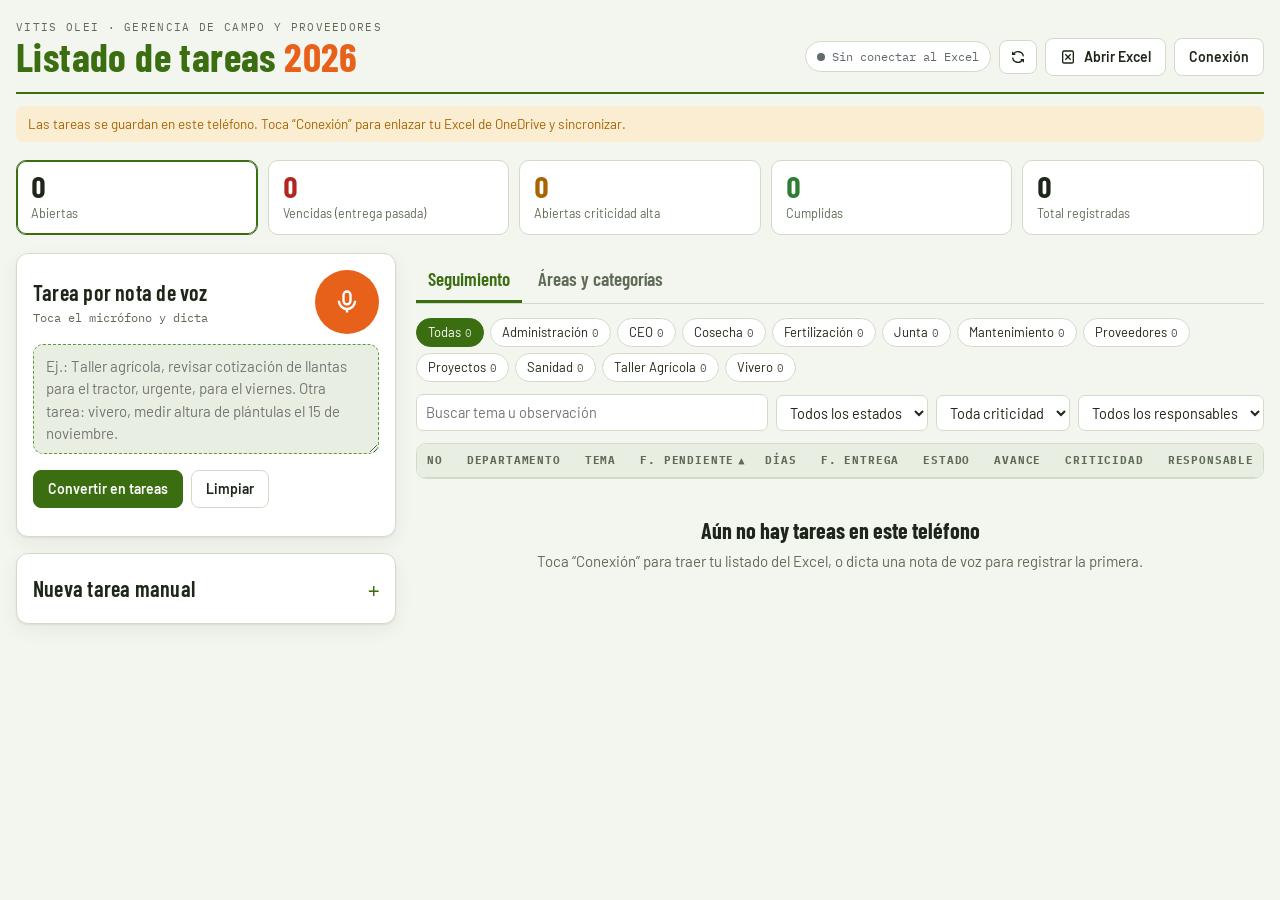
<file: tareas/index.html>
<!doctype html>
<html lang="es">
<head>
<meta charset="utf-8">
<meta name="viewport" content="width=device-width,initial-scale=1,viewport-fit=cover">
<title>Tareas Gerencia Vitis Olei</title>
<meta name="theme-color" content="#3B6D11">
<meta name="description" content="Listado de tareas de la Gerencia de campo y proveedores – funciona sin conexión y sincroniza con Excel.">
<link rel="manifest" href="manifest.webmanifest">
<link rel="icon" href="icons/icon-192.png">
<link rel="apple-touch-icon" href="icons/apple-touch-icon.png">
<meta name="apple-mobile-web-app-capable" content="yes">
<meta name="mobile-web-app-capable" content="yes">
<meta name="apple-mobile-web-app-title" content="Tareas VO">
<link rel="stylesheet" href="https://fonts.googleapis.com/css2?family=Barlow+Condensed:wght@500;600;700&family=Barlow:wght@400;500;600&family=IBM+Plex+Mono:wght@400;500&display=swap">
<link rel="stylesheet" href="app.css">
</head>
<body>
<div class="wrap">
  <header class="top">
    <div>
      <div class="eyebrow">Vitis Olei · Gerencia de campo y proveedores</div>
      <h1>Listado de tareas <span>2026</span></h1>
    </div>
    <div class="top-actions">
      <span class="sync off" id="sync" role="status" aria-live="polite">Cargando…</span>
      <button class="btn icon" id="btnSync" type="button" aria-label="Sincronizar ahora" title="Sincronizar ahora">
        <svg viewBox="0 0 24 24" fill="none" stroke="currentColor" stroke-width="2"><path d="M20 11a8 8 0 00-14.9-3M4 4v4h4M4 13a8 8 0 0014.9 3M20 20v-4h-4"/></svg>
      </button>
      <button class="btn" id="btnExcel" type="button">
        <svg viewBox="0 0 24 24" fill="none" stroke="currentColor" stroke-width="2"><rect x="4" y="3" width="16" height="18" rx="2"/><path d="M8 8l8 8M16 8l-8 8"/></svg>
        Abrir Excel
      </button>
      <button class="btn" id="btnCfg" type="button">Conexión</button>
    </div>
  </header>
  <div id="banner" class="banner" hidden></div>

  <div class="kpis" id="kpis"></div>

  <div class="grid">
    <aside class="side">
      <section class="panel" aria-labelledby="hVoz">
        <div class="voice-head">
          <div>
            <h2 id="hVoz">Tarea por nota de voz</h2>
            <div class="status-line" id="vozStatus">Toca el micrófono y dicta</div>
          </div>
          <button class="mic" id="btnMic" type="button" aria-label="Grabar nota de voz">
            <svg viewBox="0 0 24 24" fill="none" stroke="currentColor" stroke-width="2"><rect x="9" y="3" width="6" height="11" rx="3"/><path d="M5 11a7 7 0 0014 0M12 18v3"/></svg>
          </button>
        </div>
        <textarea id="dictado" placeholder="Ej.: Taller agrícola, revisar cotización de llantas para el tractor, urgente, para el viernes. Otra tarea: vivero, medir altura de plántulas el 15 de noviembre."></textarea>
        <p class="hint" id="micHint" hidden></p>
        <div class="row" style="margin-top:10px">
          <button class="btn primary" id="btnParse" type="button">Convertir en tareas</button>
          <button class="btn ghost" id="btnClearVoz" type="button">Limpiar</button>
        </div>
        <div class="drafts" id="drafts"></div>
      </section>

      <section class="panel">
        <details class="newtask" id="newDetails">
          <summary><h2>Nueva tarea manual</h2></summary>
          <form id="newForm" class="fgrid" autocomplete="off"></form>
        </details>
      </section>
    </aside>

    <main>
      <div class="tabs" role="tablist">
        <button class="tab" role="tab" id="tabTareas" aria-selected="true" type="button">Seguimiento</button>
        <button class="tab" role="tab" id="tabCats" aria-selected="false" type="button">Áreas y categorías</button>
      </div>

      <section id="viewTareas">
        <div class="chips" id="depChips"></div>
        <div class="filters">
          <input class="in" id="fTexto" type="search" placeholder="Buscar tema u observación">
          <select class="in" id="fEstado"></select>
          <select class="in" id="fCrit"></select>
          <select class="in" id="fResp"></select>
        </div>
        <div class="tbl-wrap">
          <table>
            <thead><tr>
              <th data-sort="no">No</th><th data-sort="departamento">Departamento</th><th data-sort="tema">Tema</th>
              <th data-sort="fechaPendiente">F. pendiente</th><th data-sort="dias">Días</th><th data-sort="fechaEntrega">F. entrega</th>
              <th data-sort="estado">Estado</th><th data-sort="avance">Avance</th><th data-sort="criticidad">Criticidad</th><th data-sort="responsable">Responsable</th>
            </tr></thead>
            <tbody id="tbody"></tbody>
          </table>
        </div>
        <div class="empty" id="empty" hidden></div>
      </section>

      <section id="viewCats" hidden>
        <p class="hint" style="margin:0 0 14px">Estas listas vienen de la hoja <b>Categorias</b> de tu Excel. Para agregar un departamento o un responsable, agrégalo en la tabla correspondiente del Excel; la app lo toma en la siguiente sincronización.</p>
        <div class="cats" id="cats"></div>
      </section>
    </main>
  </div>
</div>

<div class="overlay" id="overlay" hidden>
  <div class="modal" role="dialog" aria-modal="true" aria-labelledby="mTitle">
    <div class="modal-head"><h2 id="mTitle">Editar tarea</h2><button class="btn ghost" id="mClose" type="button" aria-label="Cerrar">✕</button></div>
    <div id="mRo" class="ro" hidden>Esta fila se agregó directamente en el Excel sin ID: edítala allá o ponle un ID en la columna oculta “ID”.</div>
    <form id="editForm" class="fgrid" autocomplete="off"></form>
    <div class="modal-foot">
      <div id="delZone"></div>
      <div class="row"><button class="btn" id="mCancel" type="button">Cancelar</button><button class="btn primary" id="mSave" type="button">Guardar cambios</button></div>
    </div>
  </div>
</div>

<div class="overlay" id="cfgOverlay" hidden>
  <div class="modal" role="dialog" aria-modal="true" aria-labelledby="cfgTitle">
    <div class="modal-head"><h2 id="cfgTitle">Conexión con el Excel</h2><button class="btn ghost" id="cfgClose" type="button" aria-label="Cerrar">✕</button></div>
    <ol class="cfg-steps">
      <li>Crea el flujo de Power Automate siguiendo la <a href="guia.html" target="_blank" rel="noopener">guía de configuración</a>.</li>
      <li>Copia la “URL de HTTP POST” del flujo y pégala aquí.</li>
      <li>Pulsa “Probar conexión”. Haz esto una vez en cada celular o computador.</li>
    </ol>
    <div class="fgrid">
      <label class="f full">URL del flujo (HTTP POST)<input class="in" id="cfgFlow" type="url" placeholder="https://…powerplatform.com/…/invoke?…&sig=…"></label>
      <label class="f full">Enlace del Excel en OneDrive (opcional)<input class="in" id="cfgExcel" type="url" placeholder="https://…sharepoint.com/…/2026_Listado_de_Tareas_Gerencia.xlsx"></label>
    </div>
    <p id="cfgMsg" class="hint"></p>
    <div class="modal-foot">
      <button class="btn" id="cfgTest" type="button">Probar conexión</button>
      <button class="btn primary" id="cfgSave" type="button">Guardar</button>
    </div>
  </div>
</div>
<div class="toast" id="toast" hidden></div>
<script src="app.js"></script>
</body>
</html>
</file>
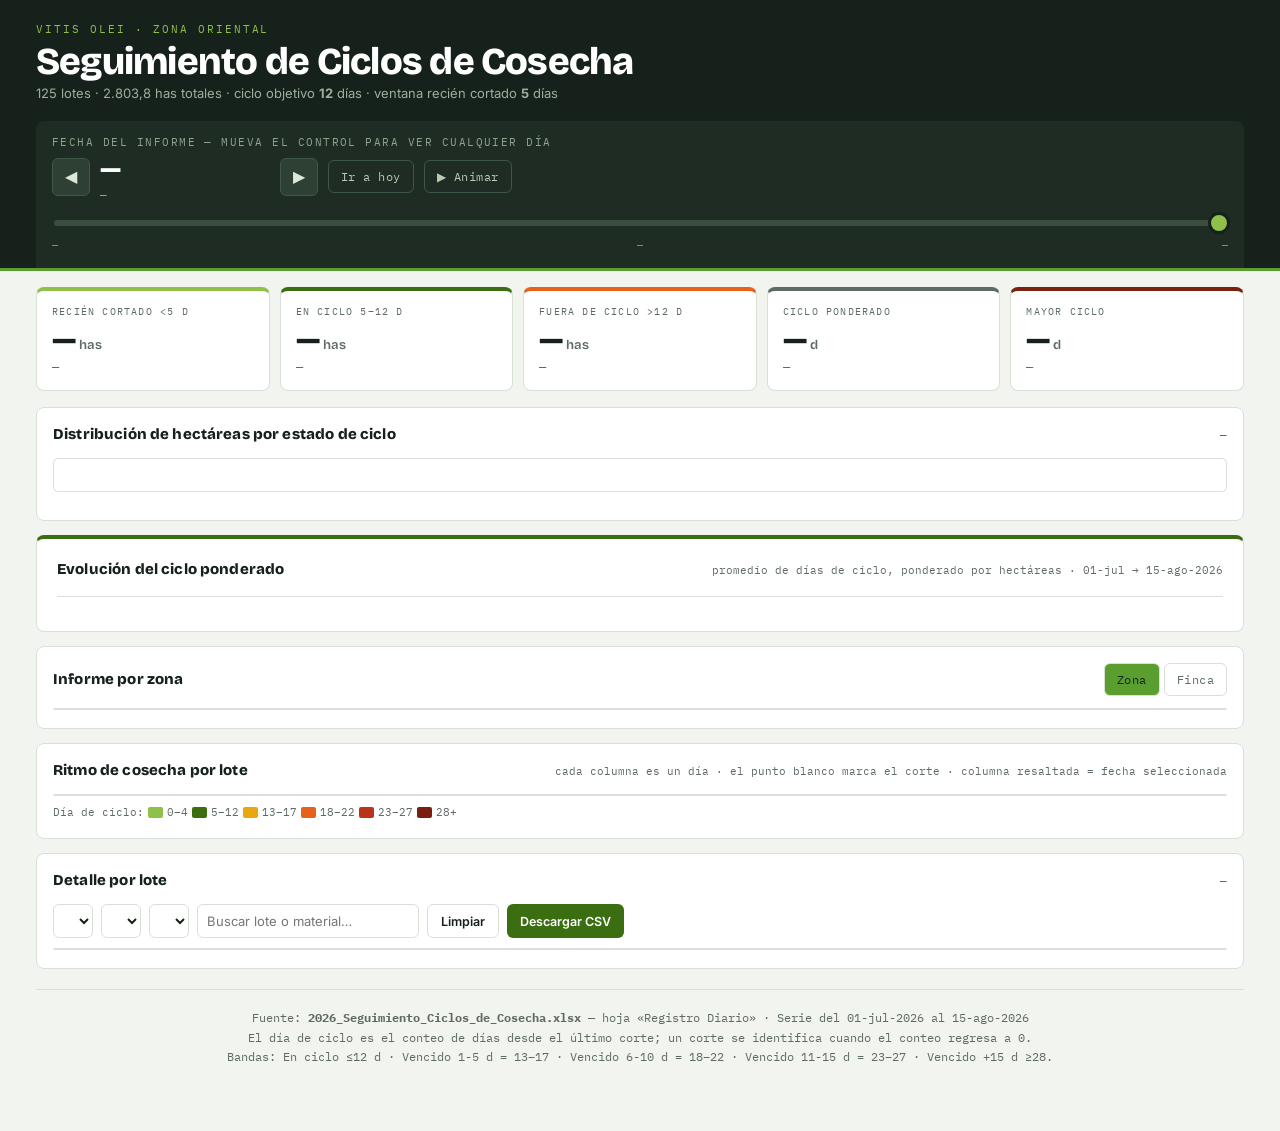
<file: plantilla.html>
<!DOCTYPE html>
<html lang="es">
<head>
<meta charset="utf-8">
<meta name="viewport" content="width=device-width, initial-scale=1">
<title>Ciclos de Cosecha · Vitis Olei 2026</title>
<link rel="preconnect" href="https://fonts.googleapis.com">
<link rel="preconnect" href="https://fonts.gstatic.com" crossorigin>
<link href="https://fonts.googleapis.com/css2?family=Bricolage+Grotesque:opsz,wght@12..96,600;12..96,800&family=IBM+Plex+Mono:wght@400;500;600&family=Inter:wght@400;500;600;700&display=swap" rel="stylesheet">
<style>
:root{
  --paper:#F1F4EF; --ink:#15211A; --muted:#5D6B62; --line:#D9E0D6; --card:#FFFFFF;
  --green:#3B6D11; --green-l:#5A9E2F; --orange:#E8611A; --deep:#7A2410;
  --c-fresh:#8FC04A; --c-cycle:#3B6D11; --c-v1:#E9A712; --c-v2:#E8611A; --c-v3:#B8341A; --c-v4:#7A1F10; --c-nd:#A9B2A9;
  --r:8px;
}
*{box-sizing:border-box}
html,body{margin:0;padding:0}
body{
  background:var(--paper); color:var(--ink);
  font-family:'Inter',system-ui,-apple-system,'Segoe UI',sans-serif;
  font-size:15px; line-height:1.45; -webkit-font-smoothing:antialiased;
}
.wrap{max-width:1240px;margin:0 auto;padding:0 16px 64px}
.mono{font-family:'IBM Plex Mono',ui-monospace,monospace;font-variant-numeric:tabular-nums}
h1,h2,h3{font-family:'Bricolage Grotesque','Inter',sans-serif;font-weight:800;letter-spacing:-.02em;margin:0}

/* ---------- header ---------- */
header{background:var(--ink);color:#EAF0E6;padding:22px 0 0;border-bottom:3px solid var(--green-l)}
.hd{max-width:1240px;margin:0 auto;padding:0 16px}
.eyebrow{font-family:'IBM Plex Mono',monospace;font-size:11px;letter-spacing:.18em;text-transform:uppercase;color:var(--c-fresh)}
header h1{font-size:clamp(24px,4.5vw,38px);color:#fff;margin:4px 0 2px;line-height:1.05}
.sub{color:#9DB09C;font-size:13px;margin-bottom:18px}

/* ---------- date control ---------- */
.datebar{background:#1E2C24;border-radius:var(--r) var(--r) 0 0;padding:14px 16px;margin-bottom:0}
.dbrow{display:flex;align-items:center;gap:10px;flex-wrap:wrap}
.dblabel{font-family:'IBM Plex Mono',monospace;font-size:10.5px;letter-spacing:.14em;text-transform:uppercase;color:#8FA48D;width:100%}
#bigDate{font-family:'Bricolage Grotesque',sans-serif;font-weight:800;font-size:clamp(19px,3.6vw,26px);color:#fff;min-width:170px}
#bigDate small{display:block;font-family:'IBM Plex Mono',monospace;font-weight:400;font-size:11px;color:#8FA48D;letter-spacing:.08em}
.nav{background:#2E4034;border:1px solid #3F5745;color:#DCE8D8;width:38px;height:38px;border-radius:6px;font-size:16px;cursor:pointer;flex:none}
.nav:hover:not(:disabled){background:var(--green);border-color:var(--green-l)}
.nav:disabled{opacity:.3;cursor:not-allowed}
.chip{background:transparent;border:1px solid #3F5745;color:#B9C9B4;padding:8px 12px;border-radius:6px;font-size:12px;cursor:pointer;font-family:'IBM Plex Mono',monospace;letter-spacing:.04em}
.chip:hover{border-color:var(--c-fresh);color:#fff}
.chip.on{background:var(--green-l);border-color:var(--green-l);color:#fff}
input[type=range]{-webkit-appearance:none;appearance:none;width:100%;height:26px;background:transparent;cursor:pointer;margin-top:6px}
input[type=range]::-webkit-slider-runnable-track{height:6px;background:#3A4E3F;border-radius:3px}
input[type=range]::-moz-range-track{height:6px;background:#3A4E3F;border-radius:3px}
input[type=range]::-webkit-slider-thumb{-webkit-appearance:none;width:22px;height:22px;border-radius:50%;background:var(--c-fresh);border:3px solid #15211A;margin-top:-8px}
input[type=range]::-moz-range-thumb{width:22px;height:22px;border-radius:50%;background:var(--c-fresh);border:3px solid #15211A}
input[type=range]:focus-visible{outline:2px solid var(--c-fresh);outline-offset:3px}
.ticks{display:flex;justify-content:space-between;font-family:'IBM Plex Mono',monospace;font-size:10px;color:#7C8F7B;margin-top:-2px}

/* ---------- kpi ---------- */
.kpis{display:grid;grid-template-columns:repeat(auto-fit,minmax(168px,1fr));gap:10px;margin:16px 0}
.kpi{background:var(--card);border:1px solid var(--line);border-radius:var(--r);padding:14px 15px;border-top:4px solid var(--c-cycle);position:relative}
.kpi .k-lab{font-family:'IBM Plex Mono',monospace;font-size:10px;letter-spacing:.12em;text-transform:uppercase;color:var(--muted)}
.kpi .k-val{font-family:'Bricolage Grotesque',sans-serif;font-weight:800;font-size:30px;line-height:1.1;margin-top:4px;font-variant-numeric:tabular-nums}
.kpi .k-un{font-size:13px;font-weight:600;color:var(--muted);margin-left:3px}
.kpi .k-sub{font-family:'IBM Plex Mono',monospace;font-size:11.5px;color:var(--muted);margin-top:3px}
.kpi.fresh{border-top-color:var(--c-fresh)} .kpi.cyc{border-top-color:var(--c-cycle)}
.kpi.out{border-top-color:var(--c-v2)} .kpi.max{border-top-color:var(--deep)} .kpi.avg{border-top-color:var(--muted)}

.panel.feature{border:1px solid var(--line);border-top:4px solid var(--green);padding:20px 20px 20px}
.feat-h{font-size:19px}
.feat-stats{display:grid;grid-template-columns:repeat(auto-fit,minmax(150px,1fr));gap:10px;margin-top:16px;padding-top:14px;border-top:1px solid var(--line)}
.feat-stats .fs{background:#F5F8F3;border-radius:6px;padding:9px 11px}
.feat-stats .fs-lab{font-family:'IBM Plex Mono',monospace;font-size:10px;letter-spacing:.1em;text-transform:uppercase;color:var(--muted)}
.feat-stats .fs-val{font-family:'Bricolage Grotesque',sans-serif;font-weight:800;font-size:19px;margin-top:2px}
.feat-stats .fs-val span{font-size:12px;font-weight:600;color:var(--muted);margin-left:2px}

/* ---------- panels ---------- */
.panel{background:var(--card);border:1px solid var(--line);border-radius:var(--r);padding:16px 16px 18px;margin-bottom:14px}
.ph{display:flex;align-items:baseline;justify-content:space-between;gap:10px;flex-wrap:wrap;margin-bottom:12px}
.ph h2{font-size:15px;letter-spacing:.01em}
.ph .note{font-family:'IBM Plex Mono',monospace;font-size:11px;color:var(--muted)}
.grid2{display:grid;grid-template-columns:1fr 1fr;gap:14px}
@media(max-width:860px){.grid2{grid-template-columns:1fr}}

/* stacked bar */
.stack{display:flex;height:34px;border-radius:5px;overflow:hidden;border:1px solid var(--line)}
.stack div{transition:flex-grow .35s ease;display:flex;align-items:center;justify-content:center;color:#fff;font-family:'IBM Plex Mono',monospace;font-size:11px;font-weight:600;min-width:0;overflow:hidden}
.legend{display:flex;flex-wrap:wrap;gap:6px 14px;margin-top:10px;font-size:12px}
.legend span.dot{width:10px;height:10px;border-radius:2px;display:inline-block;margin-right:5px;vertical-align:-1px}
.legend .lg{color:var(--muted)} .legend .lg b{color:var(--ink);font-family:'IBM Plex Mono',monospace}

/* tables */
table{width:100%;border-collapse:collapse;font-size:13px}
th,td{padding:7px 8px;text-align:right;border-bottom:1px solid var(--line);white-space:nowrap}
th{font-family:'IBM Plex Mono',monospace;font-size:10px;letter-spacing:.08em;text-transform:uppercase;color:var(--muted);font-weight:500;border-bottom:1.5px solid var(--ink);position:sticky;top:0;background:var(--card);z-index:2}
th:first-child,td:first-child{text-align:left}
td.num{font-family:'IBM Plex Mono',monospace;font-variant-numeric:tabular-nums}
tbody tr:hover{background:#F5F8F3}
tfoot td{font-weight:700;border-top:1.5px solid var(--ink);border-bottom:none;background:#F5F8F3}
.scroll{overflow:auto;max-height:460px;border:1px solid var(--line);border-radius:6px}
.scroll table th{background:#FBFCFA}
.pill{display:inline-block;padding:2px 7px;border-radius:11px;font-size:11px;font-weight:600;color:#fff;font-family:'IBM Plex Mono',monospace}

/* ---------- signature: cycle rhythm strip ---------- */
.strip-wrap{overflow-x:auto;border:1px solid var(--line);border-radius:6px;background:#FBFCFA}
.strip{border-collapse:collapse;font-family:'IBM Plex Mono',monospace}
.strip td.lot{position:sticky;left:0;background:#FBFCFA;font-size:10.5px;padding:0 8px 0 6px;text-align:left;white-space:nowrap;border-right:1px solid var(--line);z-index:1;height:13px;line-height:13px}
.strip td.c{width:13px;height:13px;padding:0;border:none}
.strip td.c.sel{outline:2px solid var(--ink);outline-offset:-2px;position:relative;z-index:1}
.strip td.cut{position:relative}
.strip td.cut::after{content:'';position:absolute;inset:3px;background:#fff;border-radius:50%;opacity:.9}
.strip th.d{font-size:9px;font-weight:400;color:var(--muted);padding:0;height:26px;vertical-align:bottom;writing-mode:vertical-rl;transform:rotate(180deg);white-space:nowrap;border:none;position:static;background:transparent;letter-spacing:0;text-transform:none}
.strip th.sel{color:var(--ink);font-weight:600}
.strip th.corner{position:sticky;left:0;background:#FBFCFA;border:none;z-index:3}
.scale{display:flex;align-items:center;gap:4px;font-family:'IBM Plex Mono',monospace;font-size:10.5px;color:var(--muted);margin-top:9px;flex-wrap:wrap}
.scale i{width:15px;height:11px;display:inline-block;border-radius:2px}

/* chart */
svg{display:block;width:100%;height:auto}
.axis{font-family:'IBM Plex Mono',monospace;font-size:10px;fill:var(--muted)}
.gl{stroke:var(--line);stroke-width:1}

/* filters */
.filters{display:flex;gap:8px;flex-wrap:wrap;margin-bottom:10px}
select,input[type=search]{font-family:'Inter',sans-serif;font-size:13px;padding:7px 9px;border:1px solid var(--line);border-radius:6px;background:#fff;color:var(--ink)}
input[type=search]{min-width:150px}
.btn{background:var(--green);color:#fff;border:none;padding:8px 13px;border-radius:6px;font-size:12.5px;font-weight:600;cursor:pointer;font-family:'Inter',sans-serif}
.btn:hover{background:var(--green-l)}
.btn.ghost{background:#fff;color:var(--ink);border:1px solid var(--line)}
footer{color:var(--muted);font-size:11.5px;font-family:'IBM Plex Mono',monospace;text-align:center;padding-top:18px;border-top:1px solid var(--line);margin-top:20px;line-height:1.7}
.sortable{cursor:pointer;user-select:none}
.sortable:hover{color:var(--ink)}
@media(prefers-reduced-motion:reduce){*{transition:none!important}}
</style>
</head>
<body>

<header>
  <div class="hd">
    <div class="eyebrow">Vitis Olei · Zona Oriental</div>
    <h1>Seguimiento de Ciclos de Cosecha</h1>
    <div class="sub">125 lotes · 2.803,8 has totales · ciclo objetivo <b id="objDias">12</b> días · ventana recién cortado <b id="objVent">5</b> días</div>
    <div class="datebar">
      <div class="dblabel">Fecha del informe — mueva el control para ver cualquier día</div>
      <div class="dbrow">
        <button class="nav" id="prev" title="Día anterior">◀</button>
        <div id="bigDate">—<small>—</small></div>
        <button class="nav" id="next" title="Día siguiente">▶</button>
        <button class="chip" id="toToday">Ir a hoy</button>
        <button class="chip" id="play">▶ Animar</button>
      </div>
      <input type="range" id="slider" min="0" max="45" value="45" step="1">
      <div class="ticks"><span id="tk0">—</span><span id="tk1">—</span><span id="tk2">—</span></div>
    </div>
  </div>
</header>

<div class="wrap">

  <div class="kpis">
    <div class="kpi fresh"><div class="k-lab">Recién cortado &lt;5 d</div><div class="k-val" id="kFresh">—<span class="k-un">has</span></div><div class="k-sub" id="kFreshS">—</div></div>
    <div class="kpi cyc"><div class="k-lab">En ciclo 5–12 d</div><div class="k-val" id="kCyc">—<span class="k-un">has</span></div><div class="k-sub" id="kCycS">—</div></div>
    <div class="kpi out"><div class="k-lab">Fuera de ciclo &gt;12 d</div><div class="k-val" id="kOut">—<span class="k-un">has</span></div><div class="k-sub" id="kOutS">—</div></div>
    <div class="kpi avg"><div class="k-lab">Ciclo ponderado</div><div class="k-val" id="kAvg">—<span class="k-un">d</span></div><div class="k-sub" id="kAvgS">—</div></div>
    <div class="kpi max"><div class="k-lab">Mayor ciclo</div><div class="k-val" id="kMax">—<span class="k-un">d</span></div><div class="k-sub" id="kMaxS">—</div></div>
  </div>

  <div class="panel">
    <div class="ph"><h2>Distribución de hectáreas por estado de ciclo</h2><span class="note" id="distNote">—</span></div>
    <div class="stack" id="stack"></div>
    <div class="legend" id="legend"></div>
  </div>

  <div class="panel feature">
    <div class="ph"><h2 class="feat-h">Evolución del ciclo ponderado</h2><span class="note">promedio de días de ciclo, ponderado por hectáreas · 01-jul → 15-ago-2026</span></div>
    <div id="pondChart"></div>
    <div class="feat-stats" id="featStats"></div>
  </div>

  <div class="panel">
    <div class="ph"><h2 id="aggTitle">Informe por zona</h2>
      <span><button class="chip on" id="byZona" style="border-color:var(--line);color:var(--ink)">Zona</button>
      <button class="chip" id="byFinca" style="border-color:var(--line);color:var(--muted)">Finca</button></span></div>
    <div class="scroll" style="max-height:330px"><table id="aggTable"></table></div>
  </div>

  <div class="panel">
    <div class="ph"><h2>Ritmo de cosecha por lote</h2><span class="note">cada columna es un día · el punto blanco marca el corte · columna resaltada = fecha seleccionada</span></div>
    <div class="strip-wrap"><table class="strip" id="strip"></table></div>
    <div class="scale"><span>Día de ciclo:</span><i style="background:#8FC04A"></i>0–4<i style="background:#3B6D11"></i>5–12<i style="background:#E9A712"></i>13–17<i style="background:#E8611A"></i>18–22<i style="background:#B8341A"></i>23–27<i style="background:#7A1F10"></i>28+</div>
  </div>

  <div class="panel">
    <div class="ph"><h2>Detalle por lote</h2><span class="note" id="detNote">—</span></div>
    <div class="filters">
      <select id="fZona"></select>
      <select id="fFinca"></select>
      <select id="fEstado"></select>
      <input type="search" id="fSearch" placeholder="Buscar lote o material…">
      <button class="btn ghost" id="clearF">Limpiar</button>
      <button class="btn" id="csv">Descargar CSV</button>
    </div>
    <div class="scroll"><table id="lotTable"></table></div>
  </div>

  <footer>
    Fuente: <b>2026_Seguimiento_Ciclos_de_Cosecha.xlsx</b> — hoja «Registro Diario» · Serie del 01-jul-2026 al 15-ago-2026<br>
    El día de ciclo es el conteo de días desde el último corte; un corte se identifica cuando el conteo regresa a 0.<br>
    Bandas: En ciclo ≤12 d · Vencido 1-5 d = 13–17 · Vencido 6-10 d = 18–22 · Vencido 11-15 d = 23–27 · Vencido +15 d ≥28.
  </footer>
</div>

<script>
const DATA = /*__DATA__*/;
const {dates, matrix} = DATA;
const lots = DATA.L.map(r=>{const o={};DATA.K.forEach((k,i)=>{const t=DATA.T[k];o[k]=t?(r[i]<0?null:t[r[i]]):r[i];});return o;});
const OBJ = DATA.cicloObjetivo, VENT = DATA.ventana;
const N = dates.length, TODAY = dates.length - 1;
let idx = TODAY, aggMode = 'zona', sortKey = 'ciclo', sortDir = -1, timer = null;

const BANDS = [
  {k:'En ciclo',      c:'#3B6D11', lo:0,  hi:OBJ},
  {k:'Vencido 1-5 d', c:'#E9A712', lo:13, hi:17},
  {k:'Vencido 6-10 d',c:'#E8611A', lo:18, hi:22},
  {k:'Vencido 11-15 d',c:'#B8341A',lo:23, hi:27},
  {k:'Vencido +15 d', c:'#7A1F10', lo:28, hi:9e9}
];
const band = v => v==null ? null : v<=OBJ ? BANDS[0] : v<=17 ? BANDS[1] : v<=22 ? BANDS[2] : v<=27 ? BANDS[3] : BANDS[4];
const cellColor = v => v==null ? '#E4E8E2' : v<VENT ? '#8FC04A' : band(v).c;
const cond = v => v==null ? 'Sin dato' : v<VENT ? 'Recién cortado' : v<=OBJ ? 'En ciclo' : 'Fuera de ciclo';
const CONDC = {'Recién cortado':'#8FC04A','En ciclo':'#3B6D11','Fuera de ciclo':'#E8611A','Sin dato':'#A9B2A9'};

const MES = ['ene','feb','mar','abr','may','jun','jul','ago','sep','oct','nov','dic'];
const DIA = ['dom','lun','mar','mié','jue','vie','sáb'];
const D = s => new Date(s+'T12:00:00');
const fShort = s => { const d=D(s); return d.getDate()+'-'+MES[d.getMonth()]; };
const fLong  = s => { const d=D(s); return DIA[d.getDay()]+' '+d.getDate()+' '+MES[d.getMonth()]+' '+d.getFullYear(); };
const n1 = x => x.toLocaleString('es-CO',{minimumFractionDigits:1,maximumFractionDigits:1});
const n0 = x => x.toLocaleString('es-CO',{maximumFractionDigits:0});

/* ---------- state at a given day ---------- */
function snapshot(i){
  const rows = lots.map((lo,r)=>{
    const v = matrix[r][i];
    return {...lo, ciclo:v, banda:v==null?'Sin dato':band(v).k, cond:cond(v)};
  });
  return rows;
}
function totals(rows){
  const t = {has:0, lotes:0, byBand:{}, byCond:{}, sumProd:0, maxV:-1, maxLot:'—'};
  BANDS.forEach(b=>t.byBand[b.k]={has:0,lotes:0});
  ['Recién cortado','En ciclo','Fuera de ciclo'].forEach(c=>t.byCond[c]={has:0,lotes:0});
  rows.forEach(r=>{
    if(r.ciclo==null) return;
    t.has+=r.has; t.lotes++;
    t.byBand[r.banda].has+=r.has; t.byBand[r.banda].lotes++;
    t.byCond[r.cond].has+=r.has; t.byCond[r.cond].lotes++;
    t.sumProd += r.ciclo*r.has;
    if(r.ciclo>t.maxV){t.maxV=r.ciclo;t.maxLot=r.lote;}
  });
  t.pond = t.has? t.sumProd/t.has : 0;
  return t;
}
/* daily cuts across whole series */
const daily = dates.map((d,j)=>{
  let has=0, lotes=0;
  matrix.forEach((row,r)=>{ if(row[j]===0){has+=lots[r].has; lotes++;} });
  return {date:d, has:Math.round(has*100)/100, lotes};
});
let acc=0; daily.forEach(x=>{acc+=x.has; x.acum=Math.round(acc*100)/100;});
const TOTAL_HAS = lots.reduce((s,l)=>s+l.has,0);
const HAS_CICLO = lots.reduce((s,l,r)=>s+(matrix[r][TODAY]!=null?l.has:0),0);

/* weighted-average cycle (ciclo ponderado) per day across all lots with data that day */
const pondSeries = dates.map((d,j)=>{
  let sp=0, sh=0;
  matrix.forEach((row,r)=>{ const val=row[j]; if(val!=null){ sp+=val*lots[r].has; sh+=lots[r].has; } });
  return sh ? sp/sh : null;
});

/* ---------- render ---------- */
function render(){
  const day = dates[idx], rows = snapshot(idx), t = totals(rows);

  document.getElementById('bigDate').innerHTML = fLong(day).replace(/^(\w+) /,'<span style="color:#8FA48D">$1</span> ')
    + '<small>' + (idx===TODAY?'HOY · CIERRE DE SERIE':'DÍA '+(idx+1)+' DE '+N) + '</small>';
  document.getElementById('slider').value = idx;
  document.getElementById('prev').disabled = idx===0;
  document.getElementById('next').disabled = idx===N-1;

  const f=t.byCond['Recién cortado'], c=t.byCond['En ciclo'], o=t.byCond['Fuera de ciclo'];
  set('kFresh', n1(f.has)); set('kFreshS', f.lotes+' lotes · '+n1(f.has/t.has*100)+'%');
  set('kCyc',   n1(c.has)); set('kCycS',   c.lotes+' lotes · '+n1(c.has/t.has*100)+'%');
  set('kOut',   n1(o.has)); set('kOutS',   o.lotes+' lotes · '+n1(o.has/t.has*100)+'%');
  set('kAvg',   n1(t.pond)); document.getElementById('kAvgS').textContent = 'objetivo '+OBJ+' d · '+(t.pond>OBJ?'+':'')+n1(t.pond-OBJ)+' d';
  set('kMax',   t.maxV<0?'—':t.maxV); document.getElementById('kMaxS').textContent = t.maxLot;

  // stacked bar
  const st = document.getElementById('stack'); st.innerHTML='';
  const lg = document.getElementById('legend'); lg.innerHTML='';
  BANDS.forEach(b=>{
    const v=t.byBand[b.k]; if(v.has<=0) return;
    const d=document.createElement('div'); d.style.background=b.c; d.style.flexGrow=v.has;
    const pct=v.has/t.has*100; d.textContent = pct>7? n1(pct)+'%' : '';
    d.title = b.k+': '+n1(v.has)+' has · '+v.lotes+' lotes'; st.appendChild(d);
  });
  BANDS.forEach(b=>{ const v=t.byBand[b.k];
    lg.insertAdjacentHTML('beforeend',
     `<span class="lg"><span class="dot" style="background:${b.c}"></span>${b.k} <b>${n1(v.has)}</b> has · <b>${v.lotes}</b> lt</span>`);
  });
  document.getElementById('distNote').textContent = n1(t.has)+' has con seguimiento · '+t.lotes+' lotes';

  drawPondChart();
  drawAgg(rows);
  drawStrip();
  drawLots(rows);
}
const set=(id,v)=>{const e=document.getElementById(id); e.childNodes[0].nodeValue=v;};

/* ---------- aggregate table ---------- */
function drawAgg(rows){
  const key = aggMode==='zona' ? r=>'Zona '+r.zona : r=>r.finca;
  const m = new Map();
  rows.forEach(r=>{
    if(r.ciclo==null) return;
    const k=key(r);
    if(!m.has(k)) m.set(k,{k, has:0, lotes:0, b:{}, maxV:-1, maxLot:'', sp:0});
    const o=m.get(k); o.has+=r.has; o.lotes++; o.sp+=r.ciclo*r.has;
    o.b[r.banda]=(o.b[r.banda]||0)+r.has;
    if(r.ciclo>o.maxV){o.maxV=r.ciclo;o.maxLot=r.lote;}
  });
  const arr=[...m.values()].sort((a,b)=>aggMode==='zona'?a.k.localeCompare(b.k,'es',{numeric:true}):b.has-a.has);
  let h = `<thead><tr><th>${aggMode==='zona'?'Zona':'Finca'}</th><th>Has</th><th>Lt</th><th>En ciclo</th><th>Fuera</th><th>% fuera</th><th>Mayor</th></tr></thead><tbody>`;
  let T={has:0,lotes:0,ec:0,fu:0,sp:0,maxV:-1,maxLot:''};
  arr.forEach(o=>{
    const ec=o.b['En ciclo']||0, fu=o.has-ec, p=fu/o.has*100;
    T.has+=o.has;T.lotes+=o.lotes;T.ec+=ec;T.fu+=fu;T.sp+=o.sp;
    if(o.maxV>T.maxV){T.maxV=o.maxV;T.maxLot=o.maxLot;}
    h+=`<tr><td>${o.k}</td><td class="num">${n1(o.has)}</td><td class="num">${o.lotes}</td>
        <td class="num">${n1(ec)}</td><td class="num" style="color:${fu>0?'#B8341A':'inherit'}">${n1(fu)}</td>
        <td class="num">${n1(p)}%</td><td class="num" title="${o.maxLot}">${o.maxV} d</td></tr>`;
  });
  h+=`</tbody><tfoot><tr><td>Total</td><td class="num">${n1(T.has)}</td><td class="num">${T.lotes}</td>
      <td class="num">${n1(T.ec)}</td><td class="num">${n1(T.fu)}</td><td class="num">${n1(T.fu/T.has*100)}%</td>
      <td class="num" title="${T.maxLot}">${T.maxV} d</td></tr></tfoot>`;
  document.getElementById('aggTable').innerHTML=h;
  document.getElementById('aggTitle').textContent = aggMode==='zona'?'Informe por zona':'Informe por finca';
}

/* ---------- ciclo ponderado chart (destacado) ---------- */
function drawPondChart(){
  const W=1180,H=340,mL=48,mR=20,mT=18,mB=32;
  const iw=W-mL-mR, ih=H-mT-mB;
  const vals=pondSeries.filter(v=>v!=null);
  const maxV=Math.max(...vals, OBJ)*1.18, minV=Math.min(0,Math.min(...vals));
  const bw=iw/(N-1||1);
  const y = v => mT+ih-(v-minV)/(maxV-minV)*ih;
  let s=`<svg viewBox="0 0 ${W} ${H}" preserveAspectRatio="xMidYMid meet" role="img" aria-label="Evolución del ciclo ponderado">`;
  s+=`<defs><linearGradient id="pondFill" x1="0" y1="0" x2="0" y2="1">
        <stop offset="0%" stop-color="#5A9E2F" stop-opacity=".28"/>
        <stop offset="100%" stop-color="#5A9E2F" stop-opacity="0"/></linearGradient></defs>`;
  for(let g=0;g<=5;g++){const yy=mT+ih-ih*g/5, val=minV+(maxV-minV)*g/5;
    s+=`<line class="gl" x1="${mL}" y1="${yy}" x2="${W-mR}" y2="${yy}"/>`;
    s+=`<text class="axis" x="${mL-7}" y="${yy+4}" text-anchor="end" font-size="11">${val.toFixed(0)}</text>`;}
  // objective threshold line
  const yo=y(OBJ);
  s+=`<line x1="${mL}" y1="${yo}" x2="${W-mR}" y2="${yo}" stroke="#B8341A" stroke-width="1.4" stroke-dasharray="6 4"/>`;
  s+=`<text class="axis" x="${W-mR}" y="${yo-6}" text-anchor="end" fill="#B8341A" font-size="11.5">objetivo ${OBJ} d</text>`;
  let p='', area='', first=true, lastX=mL, lastY=mT+ih;
  dates.forEach((d,j)=>{
    if(pondSeries[j]==null) return;
    const x=mL+j*bw, yy=y(pondSeries[j]);
    p+=(first?'M':'L')+x.toFixed(1)+' '+yy.toFixed(1);
    if(first) area='M'+x.toFixed(1)+' '+(mT+ih)+' L'+x.toFixed(1)+' '+yy.toFixed(1);
    else area+=' L'+x.toFixed(1)+' '+yy.toFixed(1);
    first=false; lastX=x; lastY=yy;
  });
  area+=' L'+lastX.toFixed(1)+' '+(mT+ih)+' Z';
  s+=`<path d="${area}" fill="url(#pondFill)"/>`;
  s+=`<path d="${p}" fill="none" stroke="#3B6D11" stroke-width="3"/>`;
  dates.forEach((d,j)=>{
    if(pondSeries[j]==null) return;
    const x=mL+j*bw, yy=y(pondSeries[j]);
    s+=`<circle cx="${x}" cy="${yy}" r="${j===idx?6:2.6}" fill="${j===idx?'#15211A':'#5A9E2F'}" stroke="#fff" stroke-width="${j===idx?2:0}"><title>${fShort(d)}: ${n1(pondSeries[j])} d</title></circle>`;
  });
  if(pondSeries[idx]!=null){
    const xs=mL+idx*bw;
    s+=`<line x1="${xs}" y1="${mT}" x2="${xs}" y2="${mT+ih}" stroke="#15211A" stroke-width="1" stroke-dasharray="3 3"/>`;
    s+=`<circle cx="${xs}" cy="${y(pondSeries[idx])}" r="10" fill="none" stroke="#15211A" stroke-width="1.2" opacity=".35"/>`;
  }
  for(let j=0;j<N;j+=3) s+=`<text class="axis" x="${mL+j*bw}" y="${H-10}" text-anchor="middle" font-size="11">${fShort(dates[j])}</text>`;
  s+='</svg>';
  document.getElementById('pondChart').innerHTML=s;

  const cur = pondSeries[idx];
  const d0 = daily[idx];
  const fs = document.getElementById('featStats');
  fs.innerHTML = `
    <div class="fs"><div class="fs-lab">Ciclo ponderado hoy</div><div class="fs-val">${cur==null?'—':n1(cur)}<span>d</span></div></div>
    <div class="fs"><div class="fs-lab">vs. objetivo (${OBJ} d)</div><div class="fs-val" style="color:${cur!=null&&cur>OBJ?'#B8341A':'#3B6D11'}">${cur==null?'—':(cur>OBJ?'+':'')+n1(cur-OBJ)}<span>d</span></div></div>
    <div class="fs"><div class="fs-lab">Has cortadas ese día</div><div class="fs-val">${n1(d0.has)}<span>has · ${d0.lotes} lt</span></div></div>
    <div class="fs"><div class="fs-lab">Acumulado del período</div><div class="fs-val">${n1(d0.acum)}<span>has</span></div></div>
    <div class="fs"><div class="fs-lab">Ciclos equivalentes</div><div class="fs-val">${n1(d0.acum/HAS_CICLO)}<span>ciclos</span></div></div>`;
}

/* ---------- rhythm strip ---------- */
let stripBuilt=false;
function drawStrip(){
  const el=document.getElementById('strip');
  if(!stripBuilt){
    const order=lots.map((l,r)=>r).filter(r=>matrix[r][TODAY]!=null)
      .sort((a,b)=> lots[a].zona-lots[b].zona || lots[a].finca.localeCompare(lots[b].finca,'es') || lots[a].lote.localeCompare(lots[b].lote,'es',{numeric:true}));
    let h='<thead><tr><th class="corner"></th>';
    dates.forEach((d,j)=>h+=`<th class="d" data-j="${j}">${fShort(d)}</th>`);
    h+='</tr></thead><tbody>';
    order.forEach(r=>{
      h+=`<tr><td class="lot">${lots[r].lote}</td>`;
      matrix[r].forEach((v,j)=>{
        h+=`<td class="c${v===0?' cut':''}" data-j="${j}" style="background:${cellColor(v)}"><span style="display:none"></span><title></title></td>`;
      });
      h+='</tr>';
    });
    el.innerHTML=h+'</tbody>';
    el.querySelectorAll('td.c').forEach(td=>td.title='');
    stripBuilt=true;
  }
  el.querySelectorAll('.sel').forEach(e=>e.classList.remove('sel'));
  el.querySelectorAll(`[data-j="${idx}"]`).forEach(e=>e.classList.add('sel'));
}

/* ---------- lot table ---------- */
const COLS=[
  ['lote','Lote',0],['zona','Zona',1],['finca','Finca',0],['has','Has',1],
  ['ciclo','Ciclo (d)',1],['banda','Estado ciclo',0],['cond','Condición',0],
  ['ultCorte','Últ. corte',0],['edad','Edad',1],['mat','Material',0],['palmas','Palmas',1]
];
function drawLots(rows){
  const z=v('fZona'), fi=v('fFinca'), es=v('fEstado'), q=v('fSearch').toLowerCase().trim();
  let f=rows.filter(r=>
    (!z||String(r.zona)===z)&&(!fi||r.finca===fi)&&(!es||r.banda===es||r.cond===es)&&
    (!q||(r.lote+' '+r.mat+' '+r.finca).toLowerCase().includes(q)));
  f.sort((a,b)=>{
    let A=a[sortKey],B=b[sortKey];
    if(A==null)return 1; if(B==null)return -1;
    return (typeof A==='number'? A-B : String(A).localeCompare(String(B),'es',{numeric:true}))*sortDir;
  });
  let h='<thead><tr>'+COLS.map(c=>`<th class="sortable" data-k="${c[0]}">${c[1]}${sortKey===c[0]?(sortDir>0?' ▲':' ▼'):''}</th>`).join('')+'</tr></thead><tbody>';
  f.forEach(r=>{
    const bc=r.ciclo==null?'#A9B2A9':band(r.ciclo).c;
    h+=`<tr><td><b>${r.lote}</b></td><td class="num">${r.zona}</td><td>${r.finca}</td><td class="num">${n1(r.has)}</td>
      <td class="num" style="color:${bc};font-weight:700">${r.ciclo==null?'—':r.ciclo}</td>
      <td><span class="pill" style="background:${bc}">${r.banda}</span></td>
      <td style="color:${CONDC[r.cond]};font-weight:600">${r.cond}</td>
      <td class="num">${r.ultCorte?fShort(r.ultCorte):'—'}</td><td class="num">${r.edad??'—'}</td>
      <td style="font-size:12px;color:var(--muted)">${r.mat??'—'}</td><td class="num">${r.palmas?n0(r.palmas):'—'}</td></tr>`;
  });
  const sh=f.reduce((s,r)=>s+r.has,0);
  h+=`</tbody><tfoot><tr><td>${f.length} lotes</td><td></td><td></td><td class="num">${n1(sh)}</td><td colspan="7"></td></tr></tfoot>`;
  document.getElementById('lotTable').innerHTML=h;
  document.getElementById('detNote').textContent=`${f.length} de ${rows.length} lotes · ${n1(sh)} has`;
  document.querySelectorAll('#lotTable th').forEach(th=>th.onclick=()=>{
    const k=th.dataset.k; if(sortKey===k)sortDir*=-1; else{sortKey=k;sortDir=(k==='ciclo'||k==='has')?-1:1;}
    drawLots(snapshot(idx));
  });
  window._filtered=f;
}
const v=id=>document.getElementById(id).value;

/* ---------- controls ---------- */
function go(i){ idx=Math.max(0,Math.min(N-1,i)); render(); }
document.getElementById('slider').oninput=e=>go(+e.target.value);
document.getElementById('prev').onclick=()=>go(idx-1);
document.getElementById('next').onclick=()=>go(idx+1);
document.getElementById('toToday').onclick=()=>go(TODAY);
document.getElementById('play').onclick=function(){
  if(timer){clearInterval(timer);timer=null;this.textContent='▶ Animar';this.classList.remove('on');return;}
  this.textContent='❚❚ Pausar'; this.classList.add('on');
  if(idx>=N-1) idx=0;
  timer=setInterval(()=>{ if(idx>=N-1){clearInterval(timer);timer=null;
      const b=document.getElementById('play');b.textContent='▶ Animar';b.classList.remove('on');return;} go(idx+1); },260);
};
document.addEventListener('keydown',e=>{
  if(e.target.tagName==='INPUT'&&e.target.type==='search')return;
  if(e.key==='ArrowLeft')go(idx-1); if(e.key==='ArrowRight')go(idx+1);
});
document.getElementById('byZona').onclick=function(){aggMode='zona';tog(this,'byFinca');drawAgg(snapshot(idx));};
document.getElementById('byFinca').onclick=function(){aggMode='finca';tog(this,'byZona');drawAgg(snapshot(idx));};
function tog(on,offId){const off=document.getElementById(offId);
  on.style.background='#3B6D11';on.style.color='#fff';on.style.borderColor='#3B6D11';
  off.style.background='transparent';off.style.color='var(--muted)';off.style.borderColor='var(--line)';}

/* filters */
function fill(id,label,vals){
  const s=document.getElementById(id);
  s.innerHTML=`<option value="">${label}</option>`+vals.map(x=>`<option value="${x}">${x}</option>`).join('');
  s.onchange=()=>drawLots(snapshot(idx));
}
fill('fZona','Todas las zonas',[...new Set(lots.map(l=>l.zona))].sort((a,b)=>a-b));
fill('fFinca','Todas las fincas',[...new Set(lots.map(l=>l.finca))].sort((a,b)=>a.localeCompare(b,'es')));
fill('fEstado','Todos los estados',[...BANDS.map(b=>b.k),'Recién cortado','Fuera de ciclo','Sin dato']);
document.getElementById('fSearch').oninput=()=>drawLots(snapshot(idx));
document.getElementById('clearF').onclick=()=>{
  ['fZona','fFinca','fEstado'].forEach(i=>document.getElementById(i).value='');
  document.getElementById('fSearch').value=''; drawLots(snapshot(idx));};
document.getElementById('csv').onclick=()=>{
  const hdr=['Lote','Zona','Finca','Has','Ciclo (d)','Estado ciclo','Condición','Último corte','Edad','Material','Casa comercial','Palmas','Propietario','Estado'];
  const body=(window._filtered||[]).map(r=>[r.lote,r.zona,r.finca,r.has,r.ciclo??'',r.banda,r.cond,r.ultCorte??'',r.edad??'',r.mat??'',r.casa??'',r.palmas??'',r.prop??'',r.estado??'']);
  const csv='\uFEFF'+[hdr,...body].map(x=>x.map(c=>`"${String(c).replace(/"/g,'""')}"`).join(';')).join('\n');
  const a=document.createElement('a');
  a.href=URL.createObjectURL(new Blob([csv],{type:'text/csv;charset=utf-8'}));
  a.download='ciclos_cosecha_'+dates[idx]+'.csv'; a.click();
};

/* ticks + boot */
document.getElementById('tk0').textContent=fShort(dates[0]);
document.getElementById('tk1').textContent=fShort(dates[Math.floor(N/2)]);
document.getElementById('tk2').textContent=fShort(dates[N-1])+' (hoy)';
document.getElementById('slider').max=N-1;
document.getElementById('objDias').textContent=OBJ;
document.getElementById('objVent').textContent=VENT;
render();
</script>
</body>
</html>
</file>
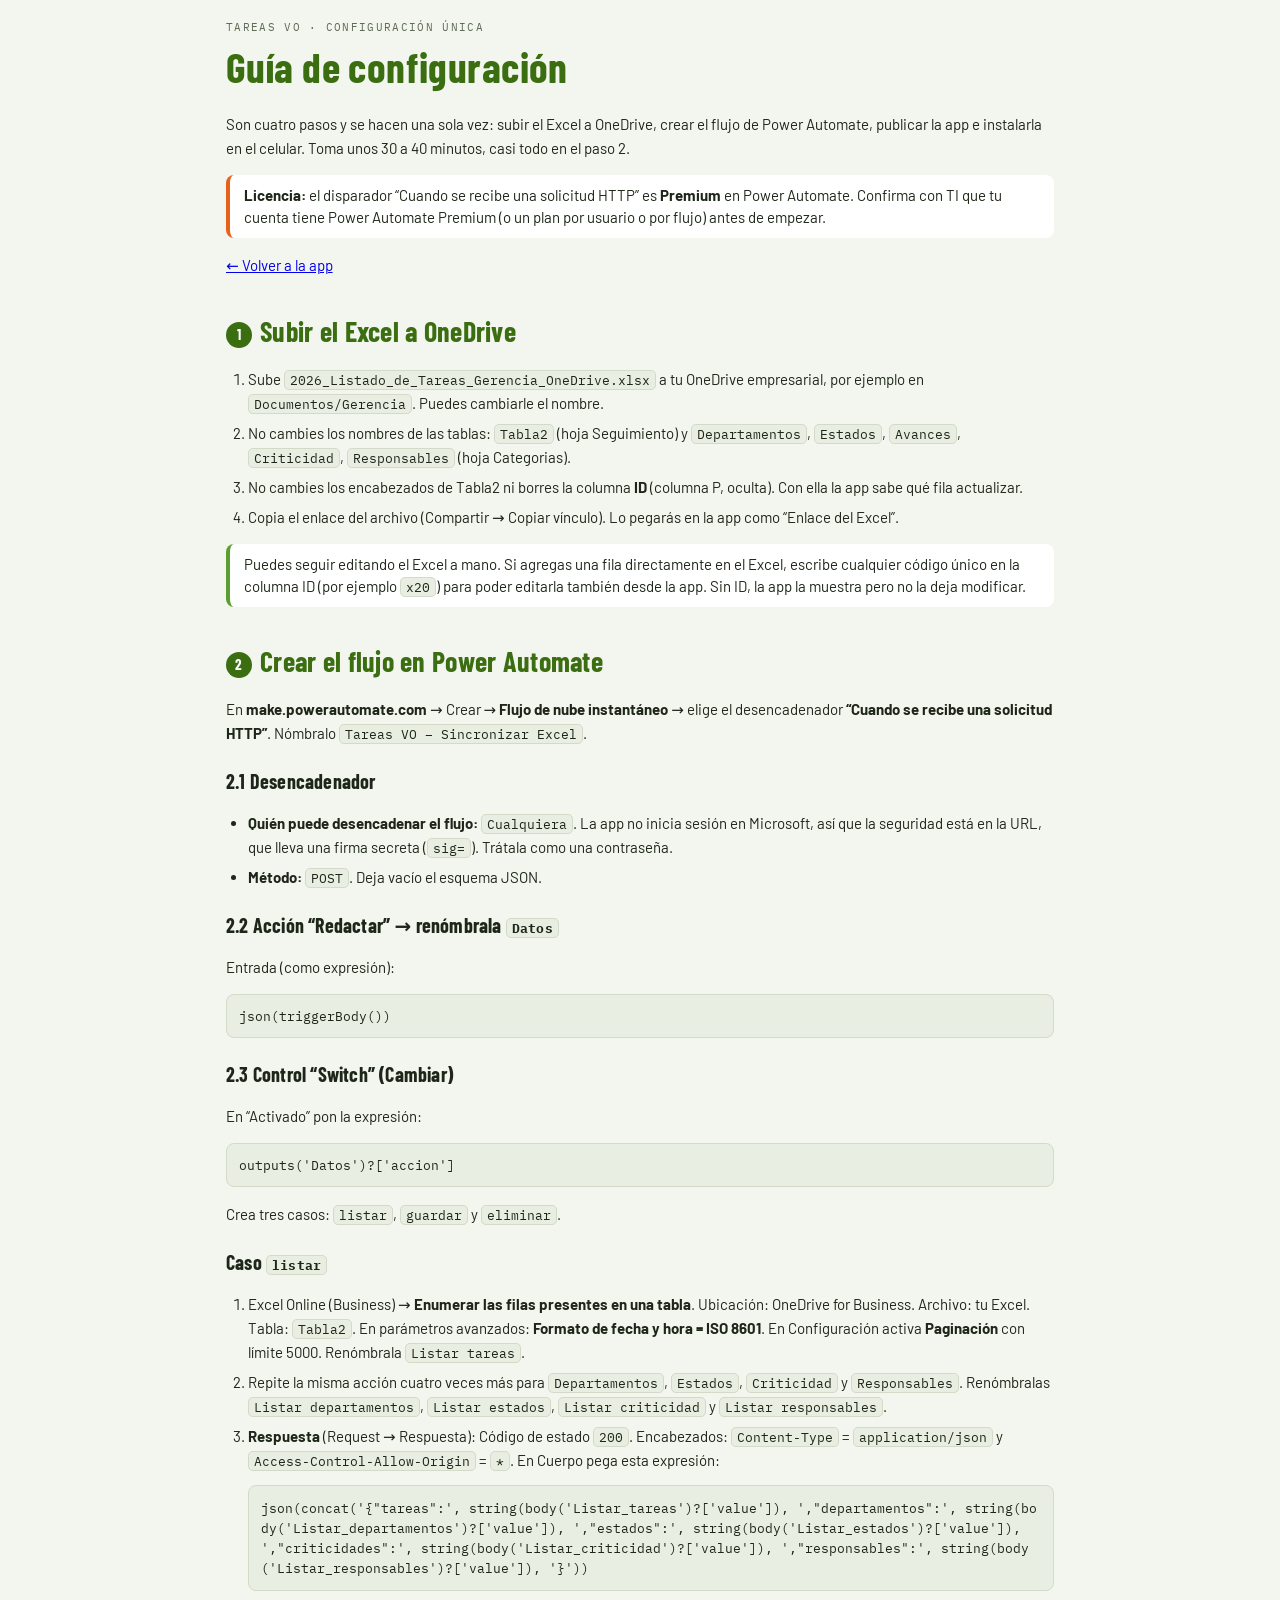
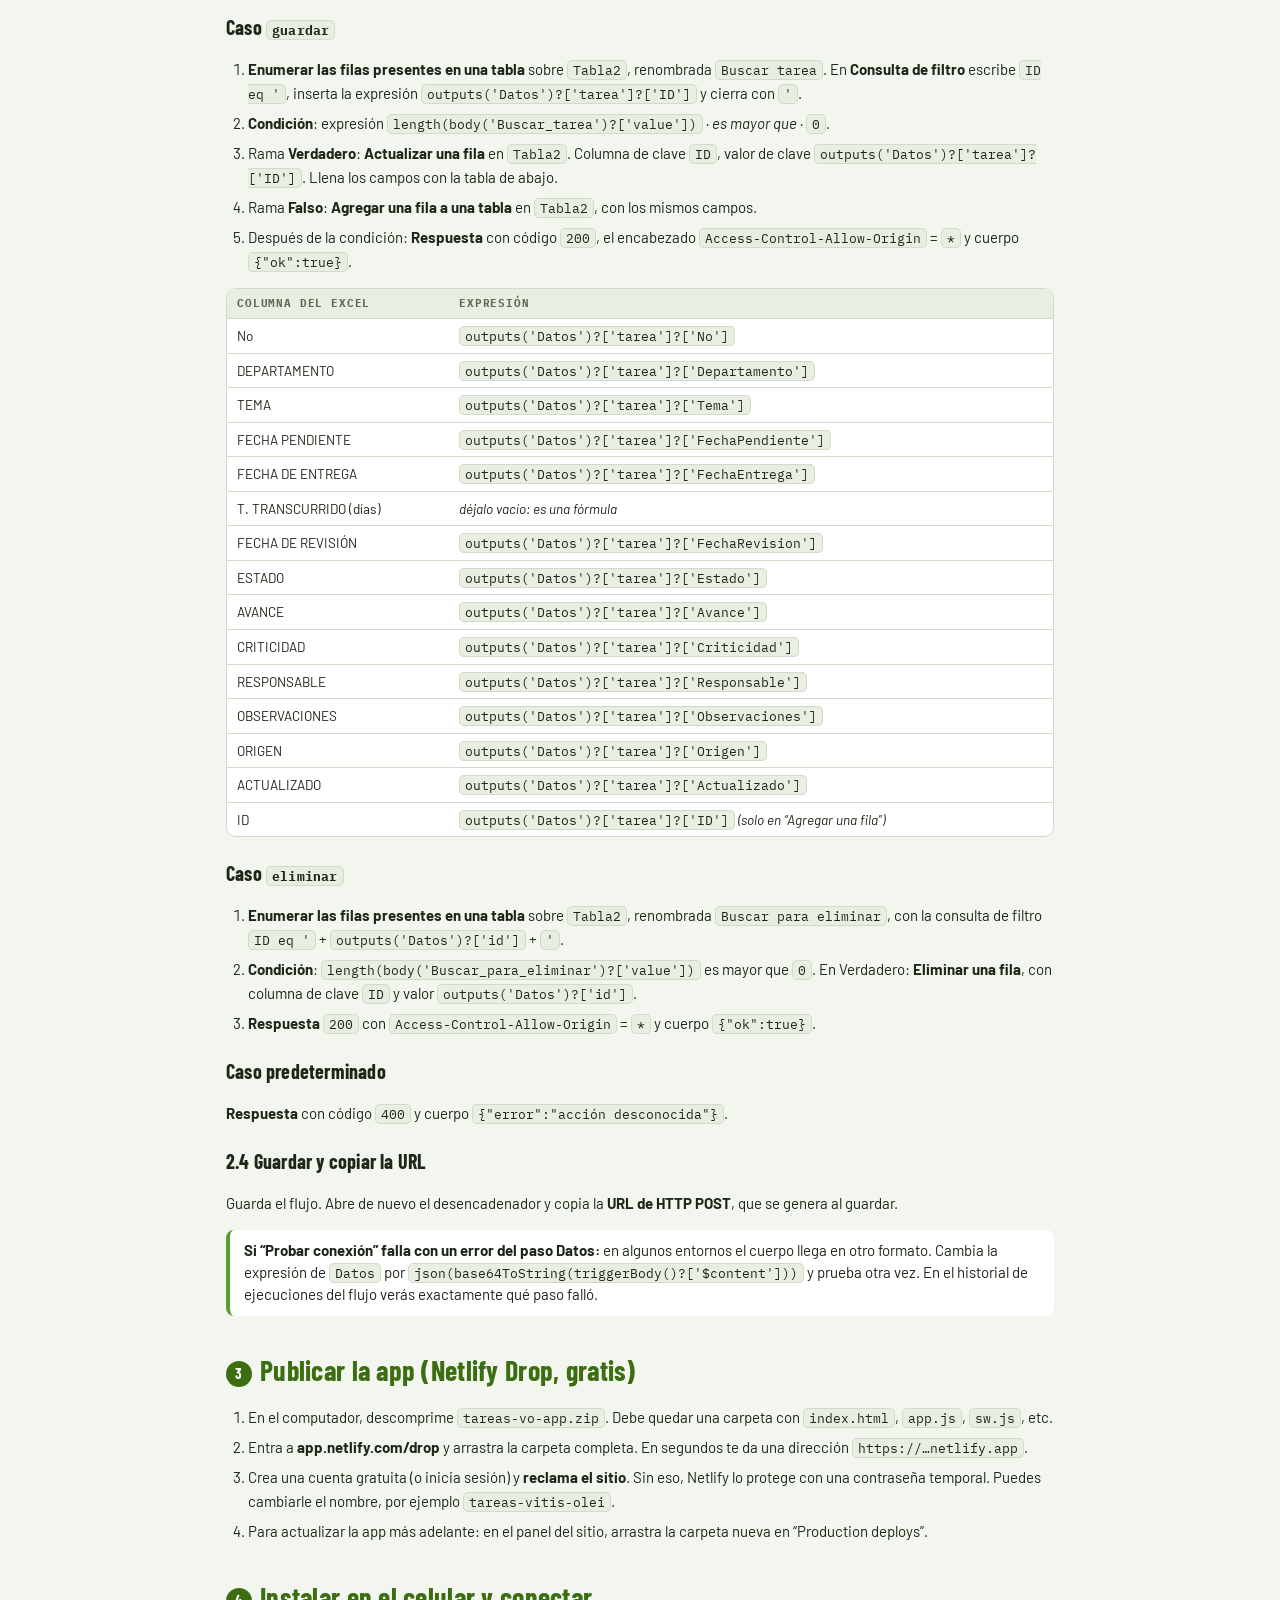
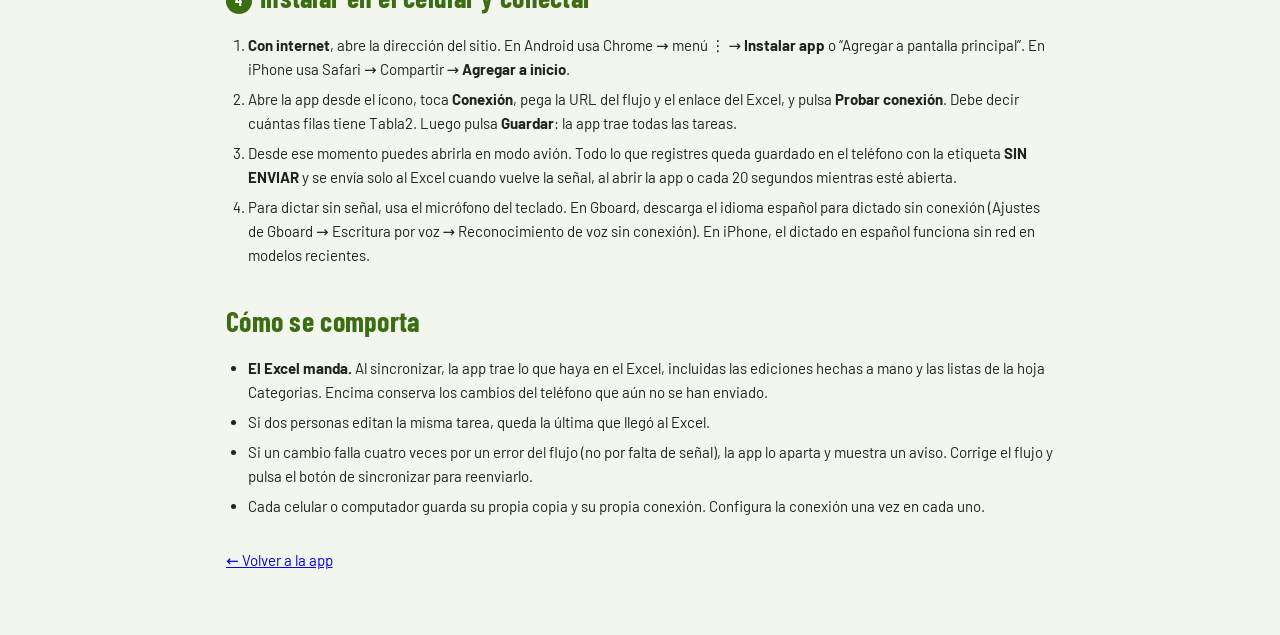
<file: tareas/guia.html>
<!doctype html>
<html lang="es">
<head>
<meta charset="utf-8">
<meta name="viewport" content="width=device-width,initial-scale=1,viewport-fit=cover">
<title>Guía de configuración · Tareas VO</title>
<link rel="stylesheet" href="https://fonts.googleapis.com/css2?family=Barlow+Condensed:wght@500;600;700&family=Barlow:wght@400;500;600&family=IBM+Plex+Mono:wght@400;500&display=swap">
<link rel="stylesheet" href="app.css">
<style>
.doc{max-width:860px}
.doc h2{font-size:28px;color:var(--green);margin:34px 0 8px}
.doc h3{font-size:20px;margin:22px 0 6px}
.doc p,.doc li{line-height:1.6}
.doc ol,.doc ul{padding-left:22px}
.doc li{margin-bottom:6px}
.doc code,.doc .x{font-family:var(--f-mono);font-size:12.5px;background:var(--surface-2);border:1px solid var(--line);border-radius:5px;padding:1px 5px;word-break:break-word}
.doc pre{font-family:var(--f-mono);font-size:12.5px;background:var(--surface-2);border:1px solid var(--line);border-radius:8px;padding:12px;overflow-x:auto;white-space:pre-wrap;word-break:break-all}
.callout{border-left:4px solid var(--orange);background:var(--surface);border-radius:8px;padding:10px 14px;margin:14px 0}
.callout.info{border-left-color:var(--green-2)}
.map{overflow-x:auto;border:1px solid var(--line);border-radius:10px;background:var(--surface)}
.map table{font-size:13.5px}
.map td,.map th{padding:7px 10px;border-bottom:1px solid var(--line);text-align:left;vertical-align:top}
.map th{position:static;cursor:default}
.copy{margin-left:6px;font-size:12px;padding:2px 8px}
.step-n{display:inline-grid;place-items:center;width:26px;height:26px;border-radius:50%;background:var(--green);color:var(--on-accent);font-family:var(--f-display);font-weight:700;margin-right:8px;font-size:15px;vertical-align:2px}
</style>
</head>
<body>
<div class="wrap doc">
  <div class="eyebrow">Tareas VO · Configuración única</div>
  <h1 style="font-size:clamp(30px,5vw,42px);color:var(--green)">Guía de configuración</h1>
  <p>Son cuatro pasos y se hacen una sola vez: subir el Excel a OneDrive, crear el flujo de Power Automate, publicar la app e instalarla en el celular. Toma unos 30 a 40 minutos, casi todo en el paso 2.</p>
  <div class="callout"><b>Licencia:</b> el disparador “Cuando se recibe una solicitud HTTP” es <b>Premium</b> en Power Automate. Confirma con TI que tu cuenta tiene Power Automate Premium (o un plan por usuario o por flujo) antes de empezar.</div>
  <p><a href="index.html">← Volver a la app</a></p>

  <h2><span class="step-n">1</span>Subir el Excel a OneDrive</h2>
  <ol>
    <li>Sube <code>2026_Listado_de_Tareas_Gerencia_OneDrive.xlsx</code> a tu OneDrive empresarial, por ejemplo en <code>Documentos/Gerencia</code>. Puedes cambiarle el nombre.</li>
    <li>No cambies los nombres de las tablas: <code>Tabla2</code> (hoja Seguimiento) y <code>Departamentos</code>, <code>Estados</code>, <code>Avances</code>, <code>Criticidad</code>, <code>Responsables</code> (hoja Categorias).</li>
    <li>No cambies los encabezados de Tabla2 ni borres la columna <b>ID</b> (columna P, oculta). Con ella la app sabe qué fila actualizar.</li>
    <li>Copia el enlace del archivo (Compartir → Copiar vínculo). Lo pegarás en la app como “Enlace del Excel”.</li>
  </ol>
  <div class="callout info">Puedes seguir editando el Excel a mano. Si agregas una fila directamente en el Excel, escribe cualquier código único en la columna ID (por ejemplo <code>x20</code>) para poder editarla también desde la app. Sin ID, la app la muestra pero no la deja modificar.</div>

  <h2><span class="step-n">2</span>Crear el flujo en Power Automate</h2>
  <p>En <b>make.powerautomate.com</b> → Crear → <b>Flujo de nube instantáneo</b> → elige el desencadenador <b>“Cuando se recibe una solicitud HTTP”</b>. Nómbralo <code>Tareas VO – Sincronizar Excel</code>.</p>

  <h3>2.1 Desencadenador</h3>
  <ul>
    <li><b>Quién puede desencadenar el flujo:</b> <code>Cualquiera</code>. La app no inicia sesión en Microsoft, así que la seguridad está en la URL, que lleva una firma secreta (<code>sig=</code>). Trátala como una contraseña.</li>
    <li><b>Método:</b> <code>POST</code>. Deja vacío el esquema JSON.</li>
  </ul>

  <h3>2.2 Acción “Redactar” → renómbrala <code>Datos</code></h3>
  <p>Entrada (como expresión):</p>
  <pre>json(triggerBody())</pre>

  <h3>2.3 Control “Switch” (Cambiar)</h3>
  <p>En “Activado” pon la expresión:</p>
  <pre>outputs('Datos')?['accion']</pre>
  <p>Crea tres casos: <code>listar</code>, <code>guardar</code> y <code>eliminar</code>.</p>

  <h3>Caso <code>listar</code></h3>
  <ol>
    <li>Excel Online (Business) → <b>Enumerar las filas presentes en una tabla</b>. Ubicación: OneDrive for Business. Archivo: tu Excel. Tabla: <code>Tabla2</code>. En parámetros avanzados: <b>Formato de fecha y hora = ISO 8601</b>. En Configuración activa <b>Paginación</b> con límite 5000. Renómbrala <code>Listar tareas</code>.</li>
    <li>Repite la misma acción cuatro veces más para <code>Departamentos</code>, <code>Estados</code>, <code>Criticidad</code> y <code>Responsables</code>. Renómbralas <code>Listar departamentos</code>, <code>Listar estados</code>, <code>Listar criticidad</code> y <code>Listar responsables</code>.</li>
    <li><b>Respuesta</b> (Request → Respuesta): Código de estado <code>200</code>. Encabezados: <code>Content-Type</code> = <code>application/json</code> y <code>Access-Control-Allow-Origin</code> = <code>*</code>. En Cuerpo pega esta expresión:
<pre>json(concat('{"tareas":', string(body('Listar_tareas')?['value']), ',"departamentos":', string(body('Listar_departamentos')?['value']), ',"estados":', string(body('Listar_estados')?['value']), ',"criticidades":', string(body('Listar_criticidad')?['value']), ',"responsables":', string(body('Listar_responsables')?['value']), '}'))</pre></li>
  </ol>

  <h3>Caso <code>guardar</code></h3>
  <ol>
    <li><b>Enumerar las filas presentes en una tabla</b> sobre <code>Tabla2</code>, renombrada <code>Buscar tarea</code>. En <b>Consulta de filtro</b> escribe <code>ID eq '</code>, inserta la expresión <code>outputs('Datos')?['tarea']?['ID']</code> y cierra con <code>'</code>.</li>
    <li><b>Condición</b>: expresión <code>length(body('Buscar_tarea')?['value'])</code> · <i>es mayor que</i> · <code>0</code>.</li>
    <li>Rama <b>Verdadero</b>: <b>Actualizar una fila</b> en <code>Tabla2</code>. Columna de clave <code>ID</code>, valor de clave <code>outputs('Datos')?['tarea']?['ID']</code>. Llena los campos con la tabla de abajo.</li>
    <li>Rama <b>Falso</b>: <b>Agregar una fila a una tabla</b> en <code>Tabla2</code>, con los mismos campos.</li>
    <li>Después de la condición: <b>Respuesta</b> con código <code>200</code>, el encabezado <code>Access-Control-Allow-Origin</code> = <code>*</code> y cuerpo <code>{"ok":true}</code>.</li>
  </ol>
  <div class="map"><table>
    <thead><tr><th>Columna del Excel</th><th>Expresión</th></tr></thead>
    <tbody>
      <tr><td>No</td><td><code>outputs('Datos')?['tarea']?['No']</code></td></tr>
      <tr><td>DEPARTAMENTO</td><td><code>outputs('Datos')?['tarea']?['Departamento']</code></td></tr>
      <tr><td>TEMA</td><td><code>outputs('Datos')?['tarea']?['Tema']</code></td></tr>
      <tr><td>FECHA PENDIENTE</td><td><code>outputs('Datos')?['tarea']?['FechaPendiente']</code></td></tr>
      <tr><td>FECHA DE ENTREGA</td><td><code>outputs('Datos')?['tarea']?['FechaEntrega']</code></td></tr>
      <tr><td>T. TRANSCURRIDO (días)</td><td><i>déjalo vacío: es una fórmula</i></td></tr>
      <tr><td>FECHA DE REVISIÓN</td><td><code>outputs('Datos')?['tarea']?['FechaRevision']</code></td></tr>
      <tr><td>ESTADO</td><td><code>outputs('Datos')?['tarea']?['Estado']</code></td></tr>
      <tr><td>AVANCE</td><td><code>outputs('Datos')?['tarea']?['Avance']</code></td></tr>
      <tr><td>CRITICIDAD</td><td><code>outputs('Datos')?['tarea']?['Criticidad']</code></td></tr>
      <tr><td>RESPONSABLE</td><td><code>outputs('Datos')?['tarea']?['Responsable']</code></td></tr>
      <tr><td>OBSERVACIONES</td><td><code>outputs('Datos')?['tarea']?['Observaciones']</code></td></tr>
      <tr><td>ORIGEN</td><td><code>outputs('Datos')?['tarea']?['Origen']</code></td></tr>
      <tr><td>ACTUALIZADO</td><td><code>outputs('Datos')?['tarea']?['Actualizado']</code></td></tr>
      <tr><td>ID</td><td><code>outputs('Datos')?['tarea']?['ID']</code> <i>(solo en “Agregar una fila”)</i></td></tr>
    </tbody>
  </table></div>

  <h3>Caso <code>eliminar</code></h3>
  <ol>
    <li><b>Enumerar las filas presentes en una tabla</b> sobre <code>Tabla2</code>, renombrada <code>Buscar para eliminar</code>, con la consulta de filtro <code>ID eq '</code> + <code>outputs('Datos')?['id']</code> + <code>'</code>.</li>
    <li><b>Condición</b>: <code>length(body('Buscar_para_eliminar')?['value'])</code> es mayor que <code>0</code>. En Verdadero: <b>Eliminar una fila</b>, con columna de clave <code>ID</code> y valor <code>outputs('Datos')?['id']</code>.</li>
    <li><b>Respuesta</b> <code>200</code> con <code>Access-Control-Allow-Origin</code> = <code>*</code> y cuerpo <code>{"ok":true}</code>.</li>
  </ol>

  <h3>Caso predeterminado</h3>
  <p><b>Respuesta</b> con código <code>400</code> y cuerpo <code>{"error":"acción desconocida"}</code>.</p>

  <h3>2.4 Guardar y copiar la URL</h3>
  <p>Guarda el flujo. Abre de nuevo el desencadenador y copia la <b>URL de HTTP POST</b>, que se genera al guardar.</p>
  <div class="callout info"><b>Si “Probar conexión” falla con un error del paso Datos:</b> en algunos entornos el cuerpo llega en otro formato. Cambia la expresión de <code>Datos</code> por <code>json(base64ToString(triggerBody()?['$content']))</code> y prueba otra vez. En el historial de ejecuciones del flujo verás exactamente qué paso falló.</div>

  <h2><span class="step-n">3</span>Publicar la app (Netlify Drop, gratis)</h2>
  <ol>
    <li>En el computador, descomprime <code>tareas-vo-app.zip</code>. Debe quedar una carpeta con <code>index.html</code>, <code>app.js</code>, <code>sw.js</code>, etc.</li>
    <li>Entra a <b>app.netlify.com/drop</b> y arrastra la carpeta completa. En segundos te da una dirección <code>https://…netlify.app</code>.</li>
    <li>Crea una cuenta gratuita (o inicia sesión) y <b>reclama el sitio</b>. Sin eso, Netlify lo protege con una contraseña temporal. Puedes cambiarle el nombre, por ejemplo <code>tareas-vitis-olei</code>.</li>
    <li>Para actualizar la app más adelante: en el panel del sitio, arrastra la carpeta nueva en “Production deploys”.</li>
  </ol>

  <h2><span class="step-n">4</span>Instalar en el celular y conectar</h2>
  <ol>
    <li><b>Con internet</b>, abre la dirección del sitio. En Android usa Chrome → menú ⋮ → <b>Instalar app</b> o “Agregar a pantalla principal”. En iPhone usa Safari → Compartir → <b>Agregar a inicio</b>.</li>
    <li>Abre la app desde el ícono, toca <b>Conexión</b>, pega la URL del flujo y el enlace del Excel, y pulsa <b>Probar conexión</b>. Debe decir cuántas filas tiene Tabla2. Luego pulsa <b>Guardar</b>: la app trae todas las tareas.</li>
    <li>Desde ese momento puedes abrirla en modo avión. Todo lo que registres queda guardado en el teléfono con la etiqueta <b>SIN ENVIAR</b> y se envía solo al Excel cuando vuelve la señal, al abrir la app o cada 20 segundos mientras esté abierta.</li>
    <li>Para dictar sin señal, usa el micrófono del teclado. En Gboard, descarga el idioma español para dictado sin conexión (Ajustes de Gboard → Escritura por voz → Reconocimiento de voz sin conexión). En iPhone, el dictado en español funciona sin red en modelos recientes.</li>
  </ol>

  <h2>Cómo se comporta</h2>
  <ul>
    <li><b>El Excel manda.</b> Al sincronizar, la app trae lo que haya en el Excel, incluidas las ediciones hechas a mano y las listas de la hoja Categorias. Encima conserva los cambios del teléfono que aún no se han enviado.</li>
    <li>Si dos personas editan la misma tarea, queda la última que llegó al Excel.</li>
    <li>Si un cambio falla cuatro veces por un error del flujo (no por falta de señal), la app lo aparta y muestra un aviso. Corrige el flujo y pulsa el botón de sincronizar para reenviarlo.</li>
    <li>Cada celular o computador guarda su propia copia y su propia conexión. Configura la conexión una vez en cada uno.</li>
  </ul>
  <p style="margin-top:30px"><a href="index.html">← Volver a la app</a></p>
</div>
</body>
</html>
</file>
<file: tareas/app.css>
/* Layout: libreta de campo — columna de captura (voz + formulario) junto al listado de seguimiento */
:root{
  --bg:#f3f5ef; --surface:#ffffff; --surface-2:#e9eee2; --line:#d3dbc8;
  --fg:#1d2618; --muted:#5e6b55;
  --green:#3B6D11; --green-2:#5a9e2f; --orange:#e8611a; --on-accent:#ffffff;
  --ok:#2f7d32; --ok-bg:#e1f0dc; --warn:#a86400; --warn-bg:#fbedd2; --bad:#b3261e; --bad-bg:#fbe1de; --idle:#5f6b6e; --idle-bg:#e6eaeb; --info:#245f8f; --info-bg:#dfeaf5;
  --shadow:0 1px 2px rgba(30,45,20,.08),0 6px 20px rgba(30,45,20,.06);
  --f-display:"Barlow Condensed","Arial Narrow",system-ui,sans-serif;
  --f-body:"Barlow",system-ui,-apple-system,"Segoe UI",sans-serif;
  --f-mono:"IBM Plex Mono",ui-monospace,Menlo,monospace;
}
@media (prefers-color-scheme:dark){:root:not([data-theme="light"]){
  --bg:#12170f; --surface:#1a2116; --surface-2:#222b1d; --line:#334029;
  --fg:#e6ecdf; --muted:#9daa92;
  --green:#7cc04a; --green-2:#8fd15a; --orange:#f2803f; --on-accent:#10160c;
  --ok:#86cf7c; --ok-bg:#1f3a1d; --warn:#f0b75a; --warn-bg:#3d2f12; --bad:#f08b82; --bad-bg:#45201c; --idle:#a9b4b6; --idle-bg:#2a3031; --info:#8cbde6; --info-bg:#1b2f42;
  --shadow:0 1px 2px rgba(0,0,0,.4); color-scheme:dark}}
:root[data-theme="dark"]{
  --bg:#12170f; --surface:#1a2116; --surface-2:#222b1d; --line:#334029;
  --fg:#e6ecdf; --muted:#9daa92;
  --green:#7cc04a; --green-2:#8fd15a; --orange:#f2803f; --on-accent:#10160c;
  --ok:#86cf7c; --ok-bg:#1f3a1d; --warn:#f0b75a; --warn-bg:#3d2f12; --bad:#f08b82; --bad-bg:#45201c; --idle:#a9b4b6; --idle-bg:#2a3031; --info:#8cbde6; --info-bg:#1b2f42;
  --shadow:0 1px 2px rgba(0,0,0,.4); color-scheme:dark}
*{box-sizing:border-box}
[hidden]{display:none!important}
body{background:var(--bg);color:var(--fg);font-family:var(--f-body);font-size:15px;line-height:1.45}
.wrap{max-width:1360px;margin:0 auto;padding-block:20px 48px;padding-left:max(16px,env(safe-area-inset-left,0px));padding-right:max(16px,env(safe-area-inset-right,0px))}
h1,h2,h3{font-family:var(--f-display);margin:0;text-wrap:balance;letter-spacing:.01em}
button,input,select,textarea{font:inherit;color:inherit}
:focus-visible{outline:2px solid var(--orange);outline-offset:2px}
.eyebrow{font-family:var(--f-mono);font-size:11px;letter-spacing:.12em;text-transform:uppercase;color:var(--muted)}

/* Header */
header.top{display:flex;flex-wrap:wrap;align-items:flex-end;justify-content:space-between;gap:12px 24px;padding-bottom:16px;border-bottom:2px solid var(--green)}
header.top h1{font-size:clamp(28px,4vw,40px);font-weight:700;line-height:1;color:var(--green)}
header.top h1 span{color:var(--orange)}
.top-actions{display:flex;gap:8px;flex-wrap:wrap;align-items:center}
.sync{display:inline-flex;align-items:center;gap:7px;font-family:var(--f-mono);font-size:12px;padding:6px 11px;border-radius:999px;border:1px solid var(--line);background:var(--surface)}
.sync::before{content:"";width:8px;height:8px;border-radius:50%;background:currentColor;flex:none}
.sync.ok{color:var(--ok)} .sync.pend{color:var(--warn)} .sync.off{color:var(--idle)}
.btn{display:inline-flex;align-items:center;gap:8px;border:1px solid var(--line);background:var(--surface);padding:8px 14px;border-radius:8px;cursor:pointer;font-weight:600;font-size:14px}
.btn:hover{border-color:var(--green-2)}
.btn.primary{background:var(--green);border-color:var(--green);color:var(--on-accent)}
.btn.primary:hover{filter:brightness(1.08)}
.btn.ghost{background:transparent}
.btn.danger{color:var(--bad);border-color:var(--bad)}
.btn:disabled{opacity:.55;cursor:default}
.btn svg{width:16px;height:16px;flex:none}

/* KPI strip */
.kpis{display:grid;grid-template-columns:repeat(auto-fit,minmax(140px,1fr));gap:10px;margin:18px 0}
.kpi{background:var(--surface);border:1px solid var(--line);border-radius:10px;padding:10px 14px;cursor:pointer;text-align:left}
.kpi[aria-pressed="true"]{border-color:var(--green);box-shadow:inset 0 0 0 1px var(--green)}
.kpi b{display:block;font-family:var(--f-display);font-size:30px;line-height:1.05;font-variant-numeric:tabular-nums}
.kpi small{color:var(--muted);font-size:12.5px}
.kpi.bad b{color:var(--bad)} .kpi.warn b{color:var(--warn)} .kpi.ok b{color:var(--ok)}

.grid{display:grid;grid-template-columns:minmax(300px,380px) minmax(0,1fr);gap:20px;align-items:start}
@media (max-width:900px){.grid{grid-template-columns:minmax(0,1fr)}}

.panel{background:var(--surface);border:1px solid var(--line);border-radius:12px;padding:16px;box-shadow:var(--shadow)}
.panel h2{font-size:22px;font-weight:600}
.side{display:flex;flex-direction:column;gap:16px;position:sticky;top:calc(env(safe-area-inset-top,0px) + 12px)}
@media (max-width:900px){.side{position:static}}

/* Voice */
.voice-head{display:flex;align-items:center;justify-content:space-between;gap:12px;margin-bottom:10px}
.mic{width:64px;height:64px;border-radius:50%;border:none;background:var(--orange);color:#fff;display:grid;place-items:center;cursor:pointer;flex:none;position:relative}
.mic svg{width:28px;height:28px}
.mic.rec{background:var(--bad)}
.mic.rec::after{content:"";position:absolute;inset:-6px;border-radius:50%;border:2px solid var(--bad);animation:pulse 1.2s ease-out infinite}
@keyframes pulse{from{transform:scale(.9);opacity:1}to{transform:scale(1.25);opacity:0}}
@media (prefers-reduced-motion:reduce){.mic.rec::after{animation:none}}
textarea#dictado{width:100%;min-height:110px;resize:vertical;border:1px dashed var(--green-2);background:var(--surface-2);border-radius:10px;padding:10px 12px;line-height:1.5}
.hint{font-size:13px;color:var(--muted);margin:8px 0 0}
.hint.alert{color:var(--warn)}
.row{display:flex;gap:8px;flex-wrap:wrap;align-items:center}
.status-line{font-family:var(--f-mono);font-size:12px;color:var(--muted);min-height:18px}

/* Drafts from voice */
.drafts{display:flex;flex-direction:column;gap:10px;margin-top:12px}
.draft{border:1px solid var(--line);border-left:4px solid var(--orange);border-radius:8px;padding:10px;background:var(--surface-2);display:flex;flex-direction:column;gap:8px}
.draft .two{display:grid;grid-template-columns:1fr 1fr;gap:8px}

/* Forms */
label.f{display:flex;flex-direction:column;gap:4px;font-size:12px;font-weight:600;color:var(--muted);text-transform:uppercase;letter-spacing:.05em;min-width:0}
input.in,select.in,textarea.in{border:1px solid var(--line);background:var(--surface);border-radius:7px;padding:7px 9px;font-size:14.5px;text-transform:none;letter-spacing:0;font-weight:400;color:var(--fg);width:100%;min-width:0}
textarea.in{min-height:60px;resize:vertical}
.fgrid{display:grid;grid-template-columns:1fr 1fr;gap:10px}
.fgrid .full{grid-column:1/-1}
details.newtask summary{cursor:pointer;list-style:none;display:flex;justify-content:space-between;align-items:center}
details.newtask summary::-webkit-details-marker{display:none}
details.newtask summary::after{content:"+";font-family:var(--f-display);font-size:26px;color:var(--green)}
details.newtask[open] summary::after{content:"–"}
details.newtask[open] summary{margin-bottom:12px}

/* Filters */
.filters{display:flex;flex-wrap:wrap;gap:8px;align-items:center;margin-bottom:12px}
.filters .in{width:auto}
.filters input.in{flex:1 1 200px}
.chips{display:flex;gap:6px;flex-wrap:wrap;margin-bottom:12px}
.chip{border:1px solid var(--line);background:var(--surface);border-radius:999px;padding:4px 11px;font-size:13px;cursor:pointer;white-space:nowrap}
.chip[aria-pressed="true"]{background:var(--green);border-color:var(--green);color:var(--on-accent)}
.chip .n{font-family:var(--f-mono);font-size:11px;opacity:.75;margin-left:4px}

/* Table */
.tbl-wrap{overflow-x:auto;border:1px solid var(--line);border-radius:10px;background:var(--surface)}
table{border-collapse:collapse;width:100%;font-size:14px}
thead th{position:sticky;top:0;background:var(--surface-2);text-align:left;font-family:var(--f-mono);font-size:10.5px;letter-spacing:.08em;text-transform:uppercase;color:var(--muted);padding:9px 10px;border-bottom:1px solid var(--line);white-space:nowrap;cursor:pointer;user-select:none}
thead th[data-sort]::after{content:"";margin-left:4px}
thead th.asc::after{content:"▲"} thead th.desc::after{content:"▼"}
tbody td{padding:9px 10px;border-bottom:1px solid var(--line);vertical-align:top}
tbody tr{cursor:pointer}
tbody tr:hover td{background:var(--surface-2)}
tbody tr:last-child td{border-bottom:none}
td.num,td.date{font-family:var(--f-mono);font-size:12.5px;white-space:nowrap;font-variant-numeric:tabular-nums}
td.tema{min-width:220px}
td.tema .obs{display:block;color:var(--muted);font-size:12.5px;margin-top:2px}
.pill{display:inline-block;padding:2px 9px;border-radius:999px;font-size:12px;font-weight:600;white-space:nowrap}
.e1{background:var(--bad-bg);color:var(--bad)} .e2{background:var(--warn-bg);color:var(--warn)} .e3{background:var(--info-bg);color:var(--info)} .e4{background:var(--ok-bg);color:var(--ok)} .e5{background:var(--idle-bg);color:var(--idle)} .e0{background:transparent;color:var(--muted);border:1px dashed var(--line)}
.crit{font-weight:600;font-size:13px}
.crit.Alta{color:var(--bad)} .crit.Media{color:var(--warn)} .crit.Baja{color:var(--ok)}
.bar{width:70px;height:6px;background:var(--surface-2);border-radius:3px;overflow:hidden;display:inline-block;vertical-align:middle;margin-right:6px}
.bar i{display:block;height:100%;background:var(--green-2)}
.days.late{color:var(--bad);font-weight:600}
.tag-voz{font-family:var(--f-mono);font-size:10px;color:var(--orange);border:1px solid var(--orange);border-radius:4px;padding:0 4px;margin-left:6px;vertical-align:1px}
.empty{padding:36px 16px;text-align:center;color:var(--muted)}
.empty b{display:block;font-family:var(--f-display);font-size:22px;color:var(--fg);margin-bottom:4px}

/* Mobile cards */
@media (max-width:700px){
  .tbl-wrap{border:none;background:transparent;overflow:visible}
  table,thead,tbody,tr,td{display:block}
  thead{display:none}
  tbody tr{background:var(--surface);border:1px solid var(--line);border-radius:10px;margin-bottom:10px;padding:10px 12px;display:grid;grid-template-columns:1fr auto;gap:4px 10px}
  tbody td{border:none;padding:0}
  td.c-no{display:none} td.c-dep{grid-column:1;font-family:var(--f-mono);font-size:11px;text-transform:uppercase;letter-spacing:.06em;color:var(--green)}
  td.c-est{grid-column:2;grid-row:1;text-align:right}
  td.tema{grid-column:1/-1;min-width:0;font-weight:600}
  td.c-fp,td.c-fe,td.c-days,td.c-av,td.c-cri,td.c-resp{font-size:12.5px}
  td.c-fp::before{content:"Pendiente "} td.c-fe::before{content:"Entrega "} td.c-days::before{content:"Días "} td.c-resp::before{content:"Resp. "}
  td.c-fp::before,td.c-fe::before,td.c-days::before,td.c-resp::before{color:var(--muted);font-family:var(--f-body)}
  td:empty{display:none}
}

/* Tabs */
.tabs{display:flex;gap:4px;margin:4px 0 14px;border-bottom:1px solid var(--line)}
.tab{background:none;border:none;border-bottom:3px solid transparent;padding:8px 12px;font-family:var(--f-display);font-size:19px;font-weight:600;color:var(--muted);cursor:pointer}
.tab[aria-selected="true"]{color:var(--green);border-bottom-color:var(--green)}

/* Catalogs */
.cats{display:grid;grid-template-columns:repeat(auto-fit,minmax(220px,1fr));gap:14px}
.cat h3{font-size:19px;margin-bottom:8px}
.cat ul{list-style:none;margin:0 0 8px;padding:0;display:flex;flex-direction:column;gap:4px}
.cat li{display:flex;justify-content:space-between;align-items:center;gap:8px;background:var(--surface-2);border-radius:6px;padding:5px 8px;font-size:14px}
.cat li button{border:none;background:none;color:var(--muted);cursor:pointer;font-size:16px;line-height:1}
.cat li button:hover{color:var(--bad)}
.cat .row input{flex:1}

/* Modal */
.overlay{position:fixed;inset:0;background:rgba(10,15,8,.55);display:flex;align-items:flex-start;justify-content:center;padding:max(24px,env(safe-area-inset-top,0px)) max(16px,env(safe-area-inset-right,0px)) 24px max(16px,env(safe-area-inset-left,0px));z-index:50;overflow-y:auto}
.modal{background:var(--surface);border-radius:14px;width:100%;max-width:620px;padding:18px;box-shadow:0 20px 60px rgba(0,0,0,.3)}
.modal-head{display:flex;justify-content:space-between;align-items:center;margin-bottom:14px;gap:12px}
.modal-head h2{font-size:24px}
.modal-foot{display:flex;justify-content:space-between;gap:8px;flex-wrap:wrap;margin-top:16px}
.confirm-del{display:flex;gap:8px;align-items:center;flex-wrap:wrap;font-size:13.5px;color:var(--bad)}

.toast{position:fixed;left:50%;bottom:calc(20px + env(safe-area-inset-bottom,0px));transform:translateX(-50%);background:var(--fg);color:var(--bg);padding:10px 16px;border-radius:8px;font-size:14px;z-index:60;max-width:calc(100% - 32px)}
.banner{background:var(--warn-bg);color:var(--warn);border-radius:8px;padding:8px 12px;font-size:13.5px;margin-top:12px}

/* PWA extras */
html,body{min-height:100%}
:root{padding-top:env(safe-area-inset-top,0px);padding-bottom:env(safe-area-inset-bottom,0px)}
body{margin:0}
.btn.icon{padding:8px 10px}
.cfg-steps{font-size:13.5px;color:var(--muted);margin:0 0 12px;padding-left:18px}
.cfg-steps li{margin-bottom:4px}
.ok-msg{color:var(--ok);font-size:13.5px} .err-msg{color:var(--bad);font-size:13.5px}
.ro{font-size:12px;color:var(--warn);margin-top:6px}
</file>
